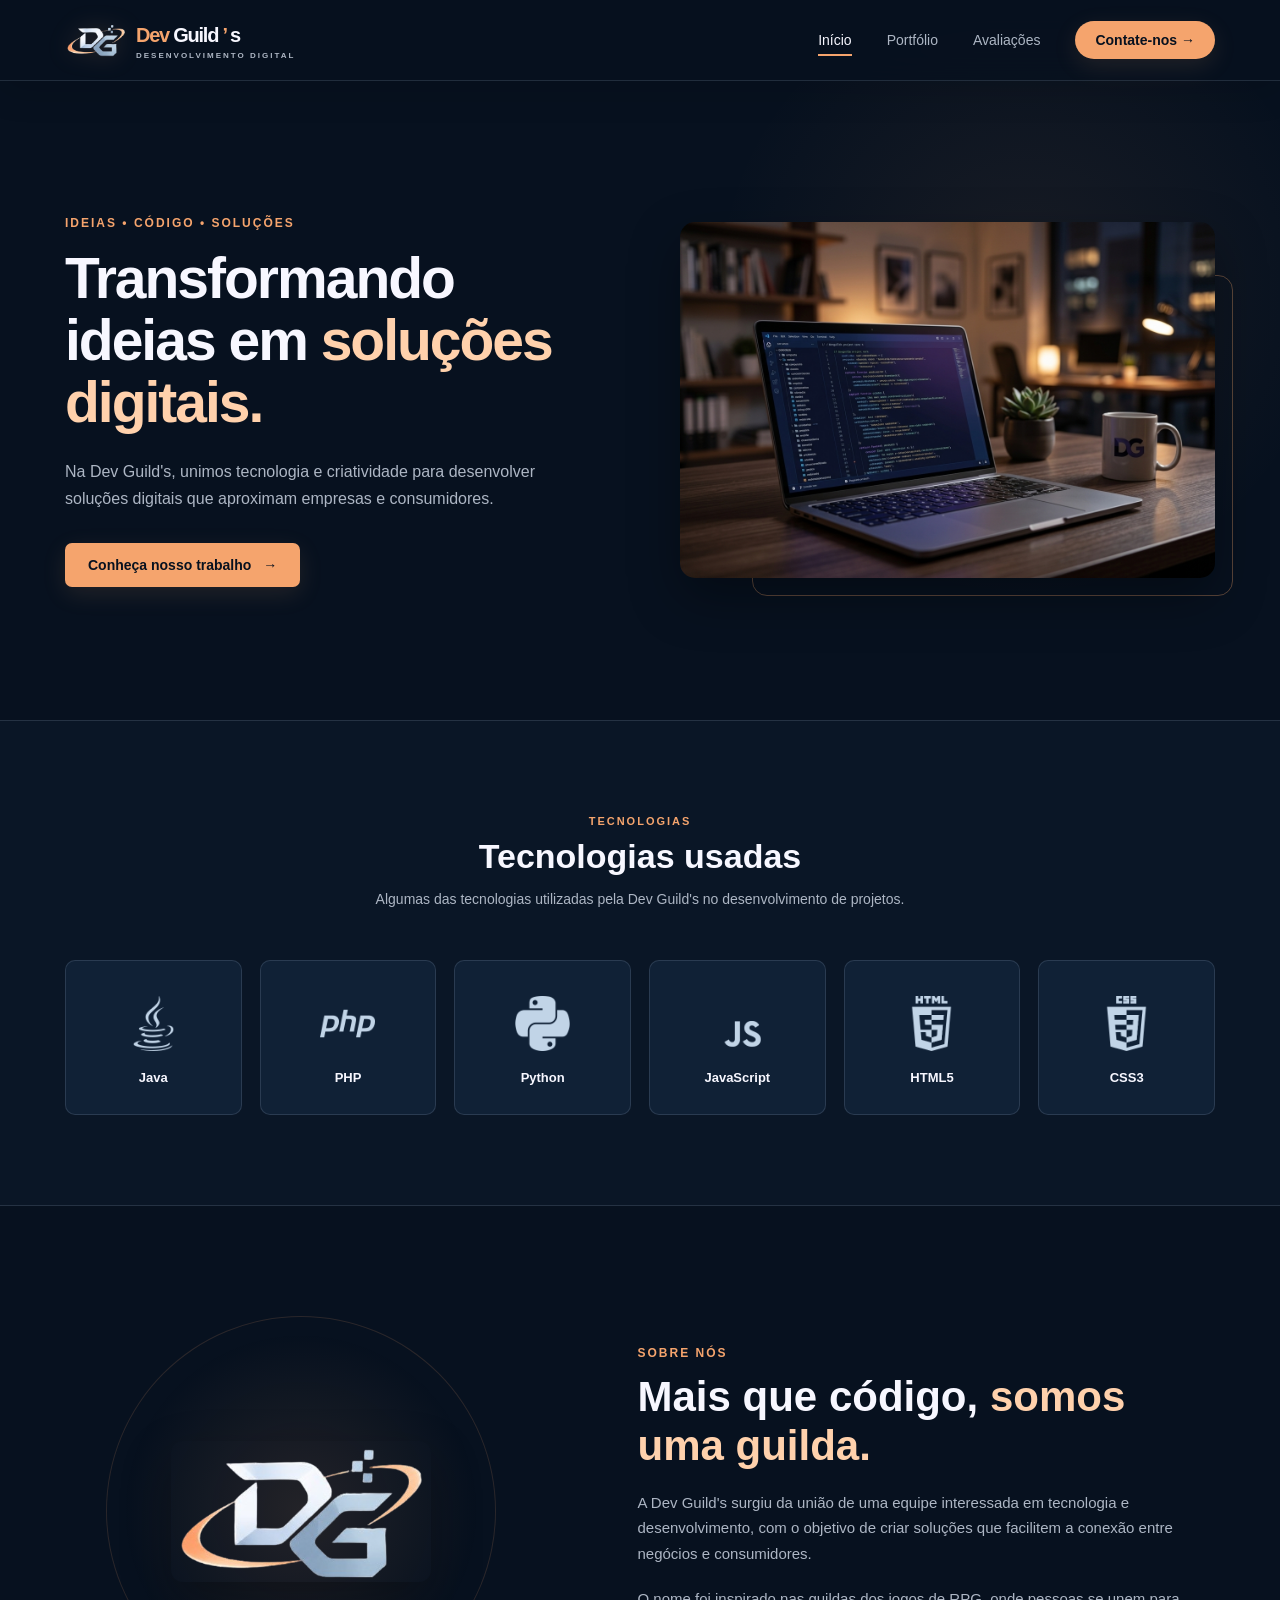
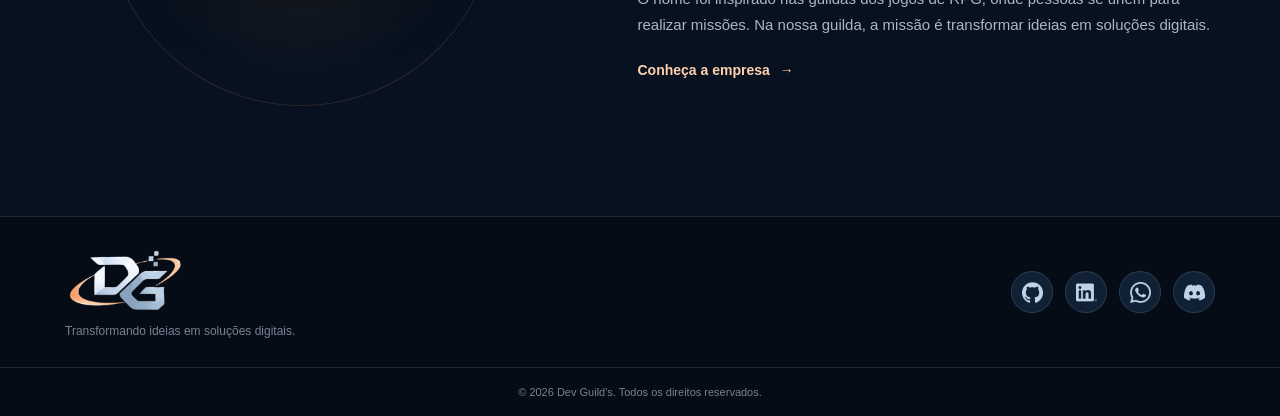
<file: index.html>
<!doctype html>
<html lang="pt-BR">
  <head>
    <meta charset="utf-8" />
    <meta content="width=device-width, initial-scale=1.0" name="viewport" />
    <title>Dev Guild's</title>
    <link href="style.css" rel="stylesheet" />
  </head>
  <body>
    <!-- CABEÇALHO -->
    <header class="cabecalho">
      <div class="container">
        <a class="logo" href="index.html">
          <img alt="Logo Dev Guild's" src="assets/logo-DevGuild's.png" />
          <span class="marca-nome">
            <span class="marca-dev"> Dev </span>
            <span class="marca-guild">
              Guild
              <span class="marca-apostrofo"> ’ </span>
              s
            </span>
            <small> DESENVOLVIMENTO DIGITAL </small>
          </span>
        </a>
        <nav class="menu" id="menu">
          <a class="ativo" href="index.html"> Início </a>
          <a href="portfolio.html"> Portfólio </a>
          <a href="avaliacoes.html"> Avaliações </a>
          <a class="botao-contato" href="contato.html">
            Contate-nos
            <span> → </span>
          </a>
        </nav>
        <button aria-label="Abrir menu" class="botao-menu" id="botaoMenu">
          ☰
        </button>
      </div>
    </header>
    <main>
      <!-- APRESENTAÇÃO PRINCIPAL -->
      <section class="inicio">
        <div class="container inicio-conteudo">
          <div class="inicio-texto">
            <span class="destaque-pequeno"> IDEIAS • CÓDIGO • SOLUÇÕES </span>
            <h1>
              Transformando ideias em
              <span> soluções digitais. </span>
            </h1>
            <p>
              Na Dev Guild's, unimos tecnologia e criatividade para desenvolver
              soluções digitais que aproximam empresas e consumidores.
            </p>
            <a class="botao-principal" href="portfolio.html">
              Conheça nosso trabalho
              <span> → </span>
            </a>
          </div>
          <div class="inicio-imagem">
            <div class="imagem-detalhe"></div>
            <img
              alt="Notebook representando desenvolvimento de tecnologia"
              src="assets/laptop.jpg"
            />
          </div>
        </div>
      </section>
      <!-- TECNOLOGIAS -->
      <section class="tecnologias" id="tecnologias">
        <div class="container">
          <div class="titulo-secao">
            <span> TECNOLOGIAS </span>
            <h2>Tecnologias usadas</h2>
            <p>
              Algumas das tecnologias utilizadas pela Dev Guild's no
              desenvolvimento de projetos.
            </p>
          </div>
          <div class="lista-tecnologias">
            <div class="tecnologia">
              <div class="icone-tecnologia">
                <img alt="Java" src="assets/icons/java-icon.png" />
              </div>
              <p>Java</p>
            </div>
            <div class="tecnologia">
              <div class="icone-tecnologia">
                <img alt="PHP" src="assets/icons/php-icon.png" />
              </div>
              <p>PHP</p>
            </div>
            <div class="tecnologia">
              <div class="icone-tecnologia">
                <img alt="Python" src="assets/icons/python-icon.png" />
              </div>
              <p>Python</p>
            </div>
            <div class="tecnologia">
              <div class="icone-tecnologia">
                <img alt="JavaScript" src="assets/icons/js-icon.png" />
              </div>
              <p>JavaScript</p>
            </div>
            <div class="tecnologia">
              <div class="icone-tecnologia">
                <img alt="HTML5" src="assets/icons/html5-icon.png" />
              </div>
              <p>HTML5</p>
            </div>
            <div class="tecnologia">
              <div class="icone-tecnologia">
                <img alt="CSS3" src="assets/icons/css3-icon.png" />
              </div>
              <p>CSS3</p>
            </div>
          </div>
        </div>
      </section>
      <!-- SOBRE A DEV GUILD'S -->
      <section class="sobre">
        <div class="container sobre-conteudo">
          <div class="sobre-logo">
            <div class="logo-fundo">
              <img alt="Dev Guild's" src="assets/logo-DevGuild's.png" />
            </div>
          </div>
          <div class="sobre-texto">
            <span class="destaque-pequeno"> SOBRE NÓS </span>
            <h2>
              Mais que código,
              <span> somos uma guilda. </span>
            </h2>
            <p>
              A Dev Guild's surgiu da união de uma equipe interessada em
              tecnologia e desenvolvimento, com o objetivo de criar soluções que
              facilitem a conexão entre negócios e consumidores.
            </p>
            <p>
              O nome foi inspirado nas guildas dos jogos de RPG, onde pessoas se
              unem para realizar missões. Na nossa guilda, a missão é
              transformar ideias em soluções digitais.
            </p>
            <a class="link-sobre" href="sobre.html">
              Conheça a empresa
              <span> → </span>
            </a>
          </div>
        </div>
      </section>
    </main>
    <!-- RODAPÉ -->
    <footer class="rodape">
      <div class="container rodape-conteudo">
        <div class="rodape-logo">
          <img alt="Dev Guild's" src="assets/logo-DevGuild's.png" />
          <p>Transformando ideias em soluções digitais.</p>
        </div>
        <div class="redes-sociais">
          <a aria-label="GitHub" href="#">
            <img alt="GitHub" src="assets/icons/github-icon.png" />
          </a>
          <a aria-label="LinkedIn" href="#">
            <img alt="LinkedIn" src="assets/icons/linkedin-icon.png" />
          </a>
          <a aria-label="WhatsApp" href="#">
            <img alt="WhatsApp" src="assets/icons/whatsapp-icon.png" />
          </a>
          <a aria-label="Discord" href="#">
            <img alt="Discord" src="assets/icons/discord-icon.png" />
          </a>
        </div>
      </div>
      <div class="rodape-final">
        <div class="container">
          <p>
            ©
            <span id="ano"> </span>
            Dev Guild's. Todos os direitos reservados.
          </p>
        </div>
      </div>
    </footer>
    <script src="script.js"></script>
  </body>
</html>
</file>
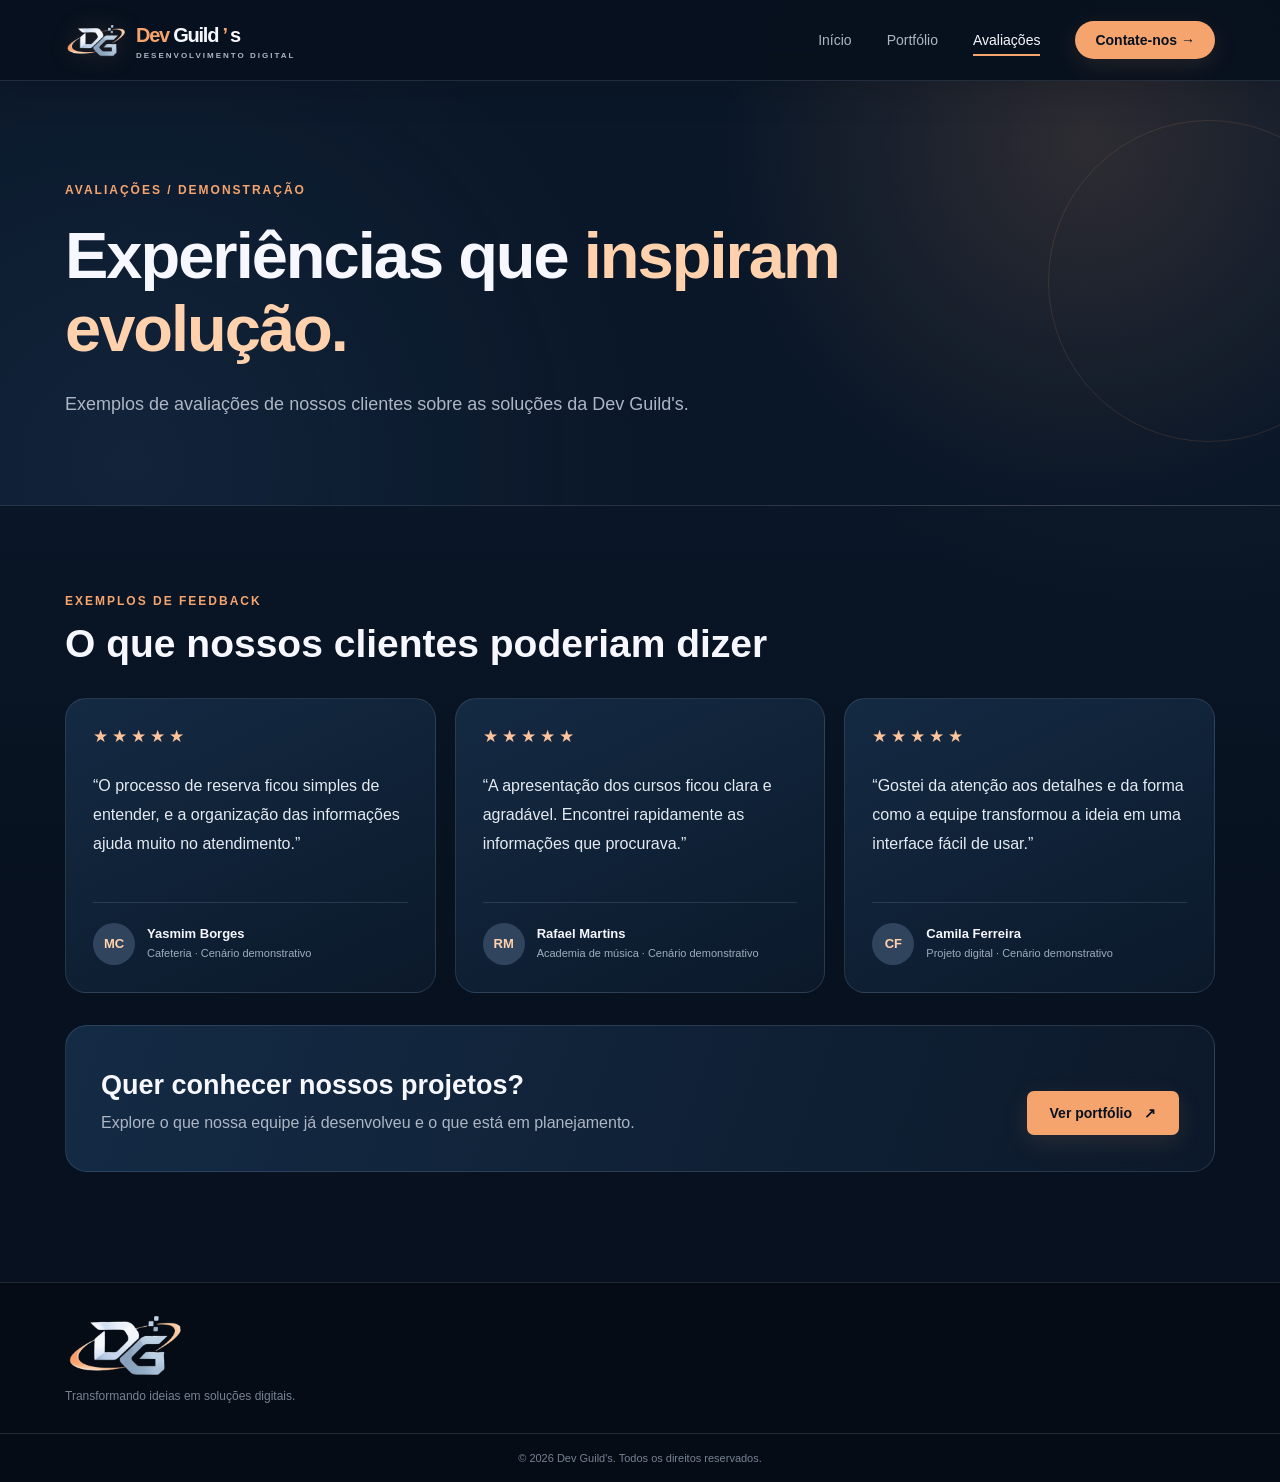
<file: avaliacoes.html>
<!doctype html>
<html lang="pt-BR">
<head>
    <meta charset="utf-8" />
    <meta content="width=device-width, initial-scale=1.0" name="viewport" />
    <meta
      content="Avaliações — Dev Guild’s, soluções digitais e tecnologia."
      name="description"
    />
    <title>Avaliações | Dev Guild's</title>
    <link href="style.css" rel="stylesheet" />

</head>
<body>
    <!-- CABEÇALHO -->
    <header class="cabecalho">
        <div class="container">
            <a class="logo" href="index.html">
            <img alt="Logo Dev Guild's" src="assets/logo-DevGuild's.png" />
            <span class="marca-nome">
                <span class="marca-dev"> Dev </span>
                <span class="marca-guild">
                Guild
                <span class="marca-apostrofo"> ’ </span>
                s
                </span>
                <small> DESENVOLVIMENTO DIGITAL </small>
            </span>
            </a>

            <nav class="menu" id="menu">
                <a href="index.html"> Início </a>
                <a href="portfolio.html"> Portfólio </a>
                <a class="ativo" href="avaliacoes.html"> Avaliações </a>
                <a class="botao-contato" href="contato.html"> Contate-nos <span> → </span></a>
            </nav>

            <button aria-label="Abrir menu" class="botao-menu" id="botaoMenu">
                ☰
            </button>
        </div>
    </header>

    <main class="pagina-interna">
        <section class="pagina-hero">
            <div class="container">
                <span class="destaque-pequeno"> AVALIAÇÕES / DEMONSTRAÇÃO </span>
                <h1> Experiências que <span> inspiram evolução. </span></h1>
                <p>
                    Exemplos de avaliações de nossos clientes sobre as soluções da Dev
                    Guild's.
                </p>
            </div>
        </section>

        <section class="pagina-secao">
            <div class="container">
                <div class="secao-cabecalho">
                    <div>
                        <span class="destaque-pequeno"> EXEMPLOS DE FEEDBACK </span>
                        <h2>O que nossos clientes poderiam dizer</h2>
                    </div>
                </div>

                <div class="avaliacoes-grid">
                    <article class="avaliacao-card">
                        <div aria-label="Cinco estrelas" class="avaliacao-estrelas">
                            ★★★★★
                        </div>
                        <p class="avaliacao-frase">
                            “O processo de reserva ficou simples de entender, e a
                            organização das informações ajuda muito no atendimento.”
                        </p>
                        
                    
                        <div class="avaliacao-pessoa">
                            <span aria-hidden="true" class="avaliacao-avatar"> MC </span>
                            <div>
                                <strong> Yasmim Borges </strong>
                                <small> Cafeteria · Cenário demonstrativo </small>
                            </div>
                        </div>
                    </article>

                    <article class="avaliacao-card">
                        <div aria-label="Cinco estrelas" class="avaliacao-estrelas">
                            ★★★★★
                        </div>
                        <p class="avaliacao-frase">
                            “A apresentação dos cursos ficou clara e agradável. Encontrei
                            rapidamente as informações que procurava.”
                        </p>
                        <div class="avaliacao-pessoa">
                            <span aria-hidden="true" class="avaliacao-avatar"> RM </span>
                            <div>
                                <strong> Rafael Martins </strong>
                                <small> Academia de música · Cenário demonstrativo </small>
                            </div>
                        </div>
                    </article>

                    <article class="avaliacao-card">
                        <div aria-label="Cinco estrelas" class="avaliacao-estrelas">
                            ★★★★★
                        </div>
                        <p class="avaliacao-frase">
                            “Gostei da atenção aos detalhes e da forma como a equipe
                            transformou a ideia em uma interface fácil de usar.”
                        </p>
                        <div class="avaliacao-pessoa">
                            <span aria-hidden="true" class="avaliacao-avatar"> CF </span>
                            <div>
                                <strong> Camila Ferreira </strong>
                                <small> Projeto digital · Cenário demonstrativo </small>
                            </div>
                        </div>
                    </article>
                </div>

                <div class="projeto-convite">
                    <div>
                        <h2>Quer conhecer nossos projetos?</h2>
                        <p>
                            Explore o que nossa equipe já desenvolveu e o que está em
                            planejamento.
                        </p>
                    </div>
                    <a class="botao-principal" href="portfolio.html"> Ver portfólio <span> ↗ </span></a>
                </div>
            </div>
        </section>
    </main>

    <!-- RODAPÉ -->
    <footer class="rodape">
        <div class="container rodape-conteudo">
            <div class="rodape-logo">
                <img alt="Dev Guild's" src="assets/logo-DevGuild's.png" />
                <p>Transformando ideias em soluções digitais.</p>
            </div>
        </div>
        <div class="rodape-final">
            <div class="container">
                <p>
                    ©
                    <span id="ano"> </span>
                    Dev Guild's. Todos os direitos reservados.
                </p>
            </div>
        </div>
    </footer>

    <script src="script.js"></script>
  
</body>
</html>
</file>
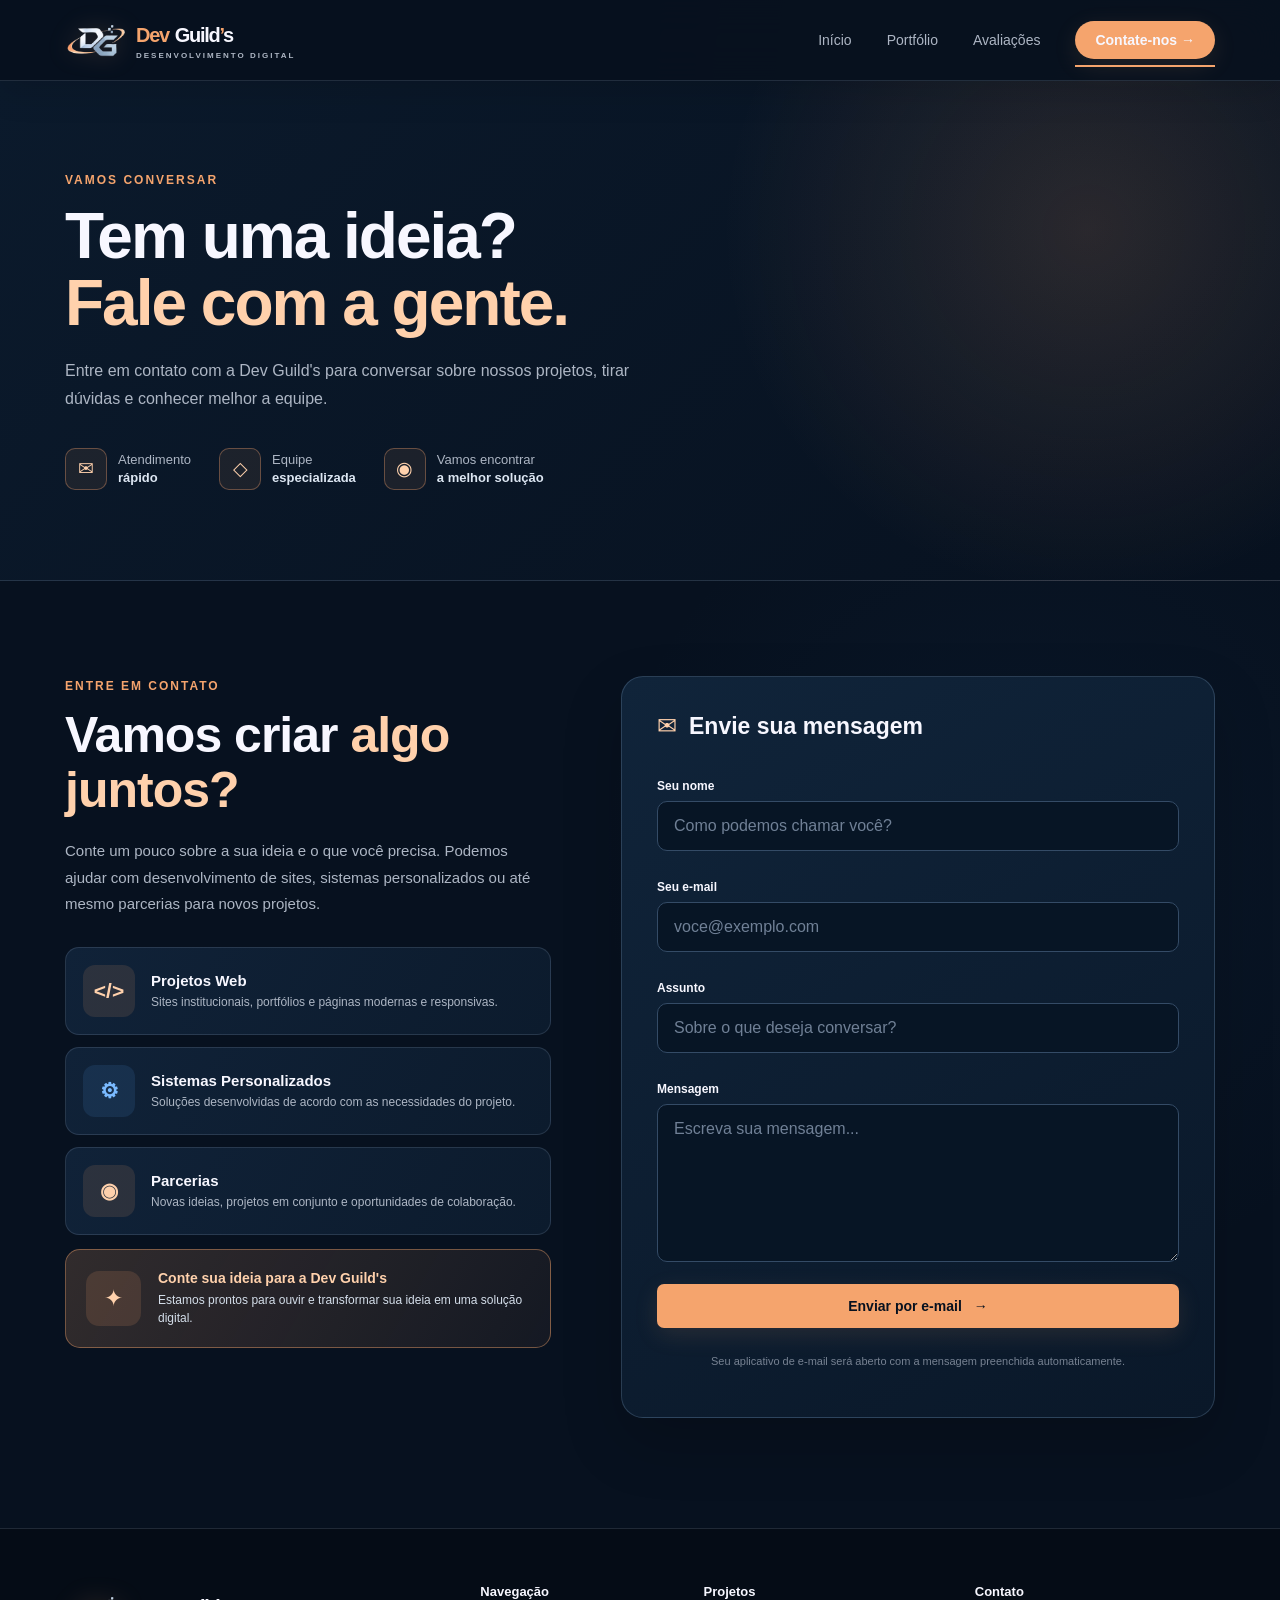
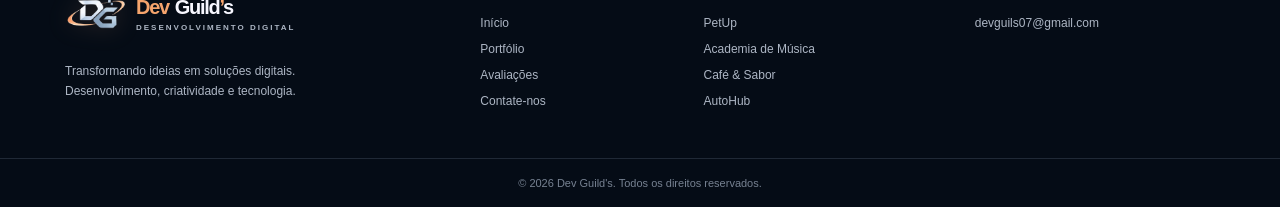
<file: contato.html>
<!doctype html>
<html lang="pt-BR">

<head>
    <meta charset="utf-8">

    <meta
        name="viewport"
        content="width=device-width, initial-scale=1.0"
    >

    <meta
        name="description"
        content="Entre em contato com a Dev Guild's para projetos, sistemas e soluções digitais."
    >

    <title>Contato | Dev Guild's</title>

    <link rel="stylesheet" href="style.css">
</head>

<body>

    <!-- ========================================
         CABEÇALHO
    ========================================= -->

    <header class="cabecalho">
        <div class="container">

            <a class="logo" href="index.html">

                <img
                    src="assets/logo-DevGuild's.png"
                    alt="Logo Dev Guild's"
                >

                <span class="marca-nome">

                    <span class="marca-dev">Dev</span>

                    <span class="marca-guild">
                        Guild<span class="marca-apostrofo">’</span>s
                    </span>

                    <small>DESENVOLVIMENTO DIGITAL</small>

                </span>

            </a>


            <nav class="menu" id="menu">

                <a href="index.html">
                    Início
                </a>

                <a href="portfolio.html">
                    Portfólio
                </a>

                <a href="avaliacoes.html">
                    Avaliações
                </a>

                <a
                    class="botao-contato ativo"
                    href="contato.html"
                >
                    Contate-nos
                    <span>→</span>
                </a>

            </nav>


            <button
                class="botao-menu"
                id="botaoMenu"
                aria-label="Abrir menu"
            >
                ☰
            </button>

        </div>
    </header>


    <main class="pagina-interna">

        <!-- ========================================
             HERO
        ========================================= -->

        <section class="contato-hero">

            <div class="container contato-hero-conteudo">

                <div class="contato-hero-texto">

                    <span class="destaque-pequeno">
                        VAMOS CONVERSAR
                    </span>

                    <h1>
                        Tem uma ideia?
                        <span>Fale com a gente.</span>
                    </h1>

                    <p>
                        Entre em contato com a Dev Guild's para
                        conversar sobre nossos projetos, tirar dúvidas
                        e conhecer melhor a equipe.
                    </p>


                    <div class="contato-beneficios">

                        <div class="contato-beneficio">

                            <span class="beneficio-icone">
                                ✉
                            </span>

                            <span>
                                Atendimento
                                <strong>rápido</strong>
                            </span>

                        </div>


                        <div class="contato-beneficio">

                            <span class="beneficio-icone">
                                ◇
                            </span>

                            <span>
                                Equipe
                                <strong>especializada</strong>
                            </span>

                        </div>


                        <div class="contato-beneficio">

                            <span class="beneficio-icone">
                                ◉
                            </span>

                            <span>
                                Vamos encontrar
                                <strong>a melhor solução</strong>
                            </span>

                        </div>

                    </div>

                </div>
         </div>

        </section>


        <!-- ========================================
             ÁREA DE CONTATO
        ========================================= -->

        <section class="contato-secao">

            <div class="container contato-novo-layout">


                <!-- LADO ESQUERDO -->

                <div class="contato-informacoes">

                    <span class="destaque-pequeno">
                        ENTRE EM CONTATO
                    </span>

                    <h2>
                        Vamos criar
                        <span>algo juntos?</span>
                    </h2>

                    <p class="contato-introducao">
                        Conte um pouco sobre a sua ideia e o que você
                        precisa. Podemos ajudar com desenvolvimento de
                        sites, sistemas personalizados ou até mesmo
                        parcerias para novos projetos.
                    </p>


                    <div class="contato-servicos">


                        <!-- PROJETOS WEB -->

                        <div class="contato-servico">

                            <div class="servico-icone">
                                &lt;/&gt;
                            </div>

                            <div>
                                <h3>Projetos Web</h3>

                                <p>
                                    Sites institucionais, portfólios
                                    e páginas modernas e responsivas.
                                </p>
                            </div>

                        </div>


                        <!-- SISTEMAS -->

                        <div class="contato-servico">

                            <div class="servico-icone azul">
                                ⚙
                            </div>

                            <div>
                                <h3>Sistemas Personalizados</h3>

                                <p>
                                    Soluções desenvolvidas de acordo
                                    com as necessidades do projeto.
                                </p>
                            </div>

                        </div>


                        <!-- PARCERIAS -->

                        <div class="contato-servico">

                            <div class="servico-icone">
                                ◉
                            </div>

                            <div>
                                <h3>Parcerias</h3>

                                <p>
                                    Novas ideias, projetos em conjunto
                                    e oportunidades de colaboração.
                                </p>
                            </div>

                        </div>

                    </div>


                    <!-- DESTAQUE -->

                    <div class="contato-destaque">

                        <div class="contato-destaque-icone">
                            ✦
                        </div>

                        <div>

                            <h3>
                                Conte sua ideia para a Dev Guild's
                            </h3>

                            <p>
                                Estamos prontos para ouvir e transformar
                                sua ideia em uma solução digital.
                            </p>

                        </div>

                    </div>

                </div>


                <!-- ========================================
                     FORMULÁRIO
                ========================================= -->

                <form
                    class="form-contato form-contato-novo"
                    id="formContato"
                >

                    <div class="form-titulo">

                        <span>✉</span>

                        <h2>
                            Envie sua mensagem
                        </h2>

                    </div>


                    <!-- NOME -->

                    <div class="campo-contato">

                        <label for="nome">
                            Seu nome
                        </label>

                        <input
                            id="nome"
                            name="nome"
                            type="text"
                            maxlength="80"
                            autocomplete="name"
                            placeholder="Como podemos chamar você?"
                            required
                        >

                    </div>


                    <!-- E-MAIL -->

                    <div class="campo-contato">

                        <label for="email">
                            Seu e-mail
                        </label>

                        <input
                            id="email"
                            name="email"
                            type="email"
                            maxlength="120"
                            autocomplete="email"
                            placeholder="voce@exemplo.com"
                            required
                        >

                    </div>


                    <!-- ASSUNTO -->

                    <div class="campo-contato">

                        <label for="assunto">
                            Assunto
                        </label>

                        <input
                            id="assunto"
                            name="assunto"
                            type="text"
                            maxlength="100"
                            placeholder="Sobre o que deseja conversar?"
                            required
                        >

                    </div>


                    <!-- MENSAGEM -->

                    <div class="campo-contato">

                        <label for="mensagem">
                            Mensagem
                        </label>

                        <textarea
                            id="mensagem"
                            name="mensagem"
                            maxlength="3000"
                            rows="7"
                            placeholder="Escreva sua mensagem..."
                            required
                        ></textarea>

                    </div>


                    <button
                        class="botao-principal botao-email"
                        type="submit"
                    >
                        Enviar por e-mail
                        <span>→</span>
                    </button>


                    <p class="form-aviso">
                        Seu aplicativo de e-mail será aberto com
                        a mensagem preenchida automaticamente.
                    </p>


                    <p
                        class="nota"
                        id="retornoContato"
                        role="status"
                        aria-live="polite"
                    ></p>

                </form>

            </div>

        </section>

    </main>


    <!-- ========================================
         RODAPÉ
    ========================================= -->

    <footer class="rodape rodape-completo">

        <div class="container rodape-grid">


            <!-- MARCA -->

            <div class="rodape-marca">

                <a class="logo" href="index.html">

                    <img
                        src="assets/logo-DevGuild's.png"
                        alt="Dev Guild's"
                    >

                    <span class="marca-nome">

                        <span class="marca-dev">Dev</span>

                        <span class="marca-guild">
                            Guild<span class="marca-apostrofo">’</span>s
                        </span>

                        <small>DESENVOLVIMENTO DIGITAL</small>

                    </span>

                </a>

                <p>
                    Transformando ideias em soluções digitais.
                    Desenvolvimento, criatividade e tecnologia.
                </p>

            </div>


            <!-- NAVEGAÇÃO -->

            <div class="rodape-coluna">

                <h3>Navegação</h3>

                <a href="index.html">
                    Início
                </a>

                <a href="portfolio.html">
                    Portfólio
                </a>

                <a href="avaliacoes.html">
                    Avaliações
                </a>

                <a href="contato.html">
                    Contate-nos
                </a>

            </div>


            <!-- PROJETOS -->

            <div class="rodape-coluna">

                <h3>Projetos</h3>

                <a href="portfolio.html">
                    PetUp
                </a>

                <a href="portfolio.html">
                    Academia de Música
                </a>

                <a href="portfolio.html">
                    Café & Sabor
                </a>

                <a href="portfolio.html">
                    AutoHub
                </a>

            </div>


            <!-- CONTATO -->

            <div class="rodape-coluna">

                <h3>Contato</h3>

                <a href="mailto:devguils07@gmail.com">
                    devguils07@gmail.com
                </a>

            </div>

        </div>


        <div class="rodape-final">

            <div class="container">

                <p>
                    ©
                    <span id="ano"></span>
                    Dev Guild's. Todos os direitos reservados.
                </p>

            </div>

        </div>

    </footer>


    <script src="script.js"></script>


    <!-- ========================================
         ENVIO DO FORMULÁRIO POR E-MAIL
    ========================================= -->

    <script>

        const formContato = document.getElementById("formContato");

        formContato.addEventListener("submit", function (evento) {

            evento.preventDefault();


            const nome =
                document.getElementById("nome").value.trim();

            const email =
                document.getElementById("email").value.trim();

            const assunto =
                document.getElementById("assunto").value.trim();

            const mensagem =
                document.getElementById("mensagem").value.trim();


            const corpoEmail =
`Olá, equipe Dev Guild's!

Meu nome é ${nome}.

E-mail para contato:
${email}

Mensagem:

${mensagem}`;


            const destino = "devguils07@gmail.com";


            const linkEmail =
                `mailto:${destino}?subject=${encodeURIComponent(assunto)}&body=${encodeURIComponent(corpoEmail)}`;


            window.location.href = linkEmail;

        });

    </script>

</body>

</html>
</file>
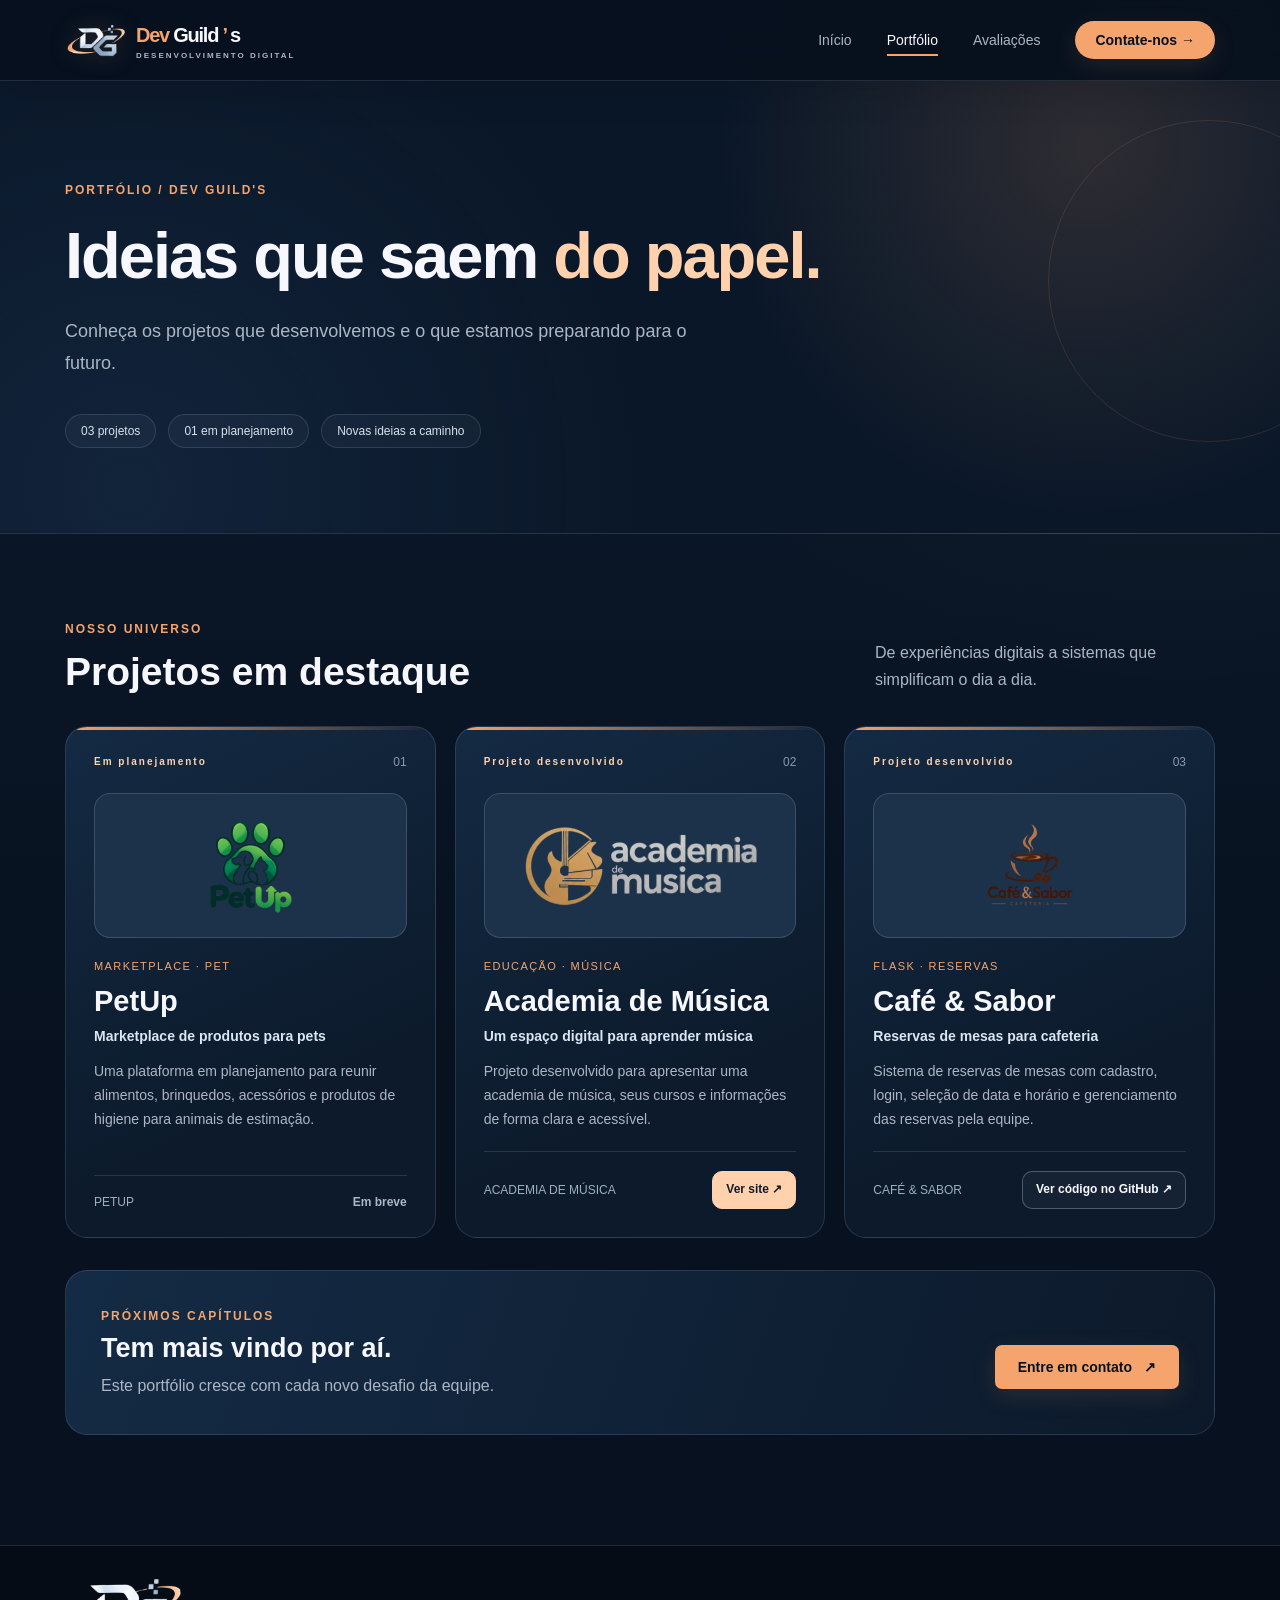
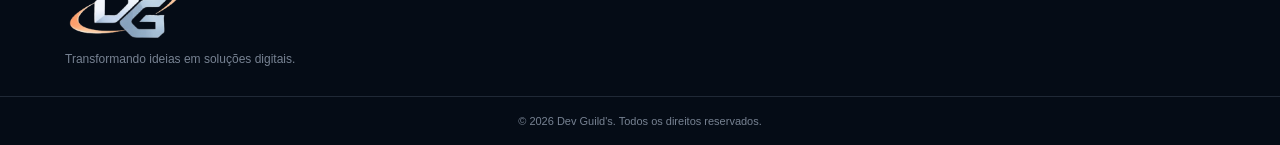
<file: portfolio.html>
<!doctype html>
<html lang="pt-BR">
  <head>
    <meta charset="utf-8" />
    <meta content="width=device-width, initial-scale=1.0" name="viewport" />
    <meta
      content="Portfólio — Dev Guild’s, soluções digitais e tecnologia."
      name="description"
    />
    <title>Portfólio | Dev Guild's</title>
    <link href="style.css" rel="stylesheet" />
  </head>
  <body>
    <!-- CABEÇALHO -->
    <header class="cabecalho">
      <div class="container">
        <a class="logo" href="index.html">
          <img alt="Logo Dev Guild's" src="assets/logo-DevGuild's.png" />
          <span class="marca-nome">
            <span class="marca-dev"> Dev </span>
            <span class="marca-guild">
              Guild
              <span class="marca-apostrofo"> ’ </span>
              s
            </span>
            <small> DESENVOLVIMENTO DIGITAL </small>
          </span>
        </a>
        <nav class="menu" id="menu">
          <a href="index.html"> Início </a>
          <a class="ativo" href="portfolio.html"> Portfólio </a>
          <a href="avaliacoes.html"> Avaliações </a>
          <a class="botao-contato" href="contato.html">
            Contate-nos
            <span> → </span>
          </a>
        </nav>
        <button aria-label="Abrir menu" class="botao-menu" id="botaoMenu">
          ☰
        </button>
      </div>
    </header>
    <main class="pagina-interna">
      <section class="pagina-hero">
        <div class="container">
          <span class="destaque-pequeno"> PORTFÓLIO / DEV GUILD'S </span>
          <h1>
            Ideias que saem
            <span> do papel. </span>
          </h1>
          <p>
            Conheça os projetos que desenvolvemos e o que estamos preparando
            para o futuro.
          </p>
          <div class="hero-indicadores">
            <span> 03 projetos </span>
            <span> 01 em planejamento </span>
            <span> Novas ideias a caminho </span>
          </div>
        </div>
      </section>
      <section class="pagina-secao">
        <div class="container">
          <div class="secao-cabecalho">
            <div>
              <span class="destaque-pequeno"> NOSSO UNIVERSO </span>
              <h2>Projetos em destaque</h2>
            </div>
            <p>
              De experiências digitais a sistemas que simplificam o dia a dia.
            </p>
          </div>
          <div class="cards-projetos">
            <article class="cartao-projeto projeto-1">
              <div class="projeto-topo">
                <span class="etiqueta"> Em planejamento </span>
                <span class="projeto-numero"> 01 </span>
              </div>
              <div aria-hidden="true" class="projeto-imagem">
                <img
                  alt="Logo da PetUp"
                  loading="lazy"
                  onerror="
                    this.hidden = true;
                    this.nextElementSibling.hidden = false;
                  "
                  src="assets/projetos/logo-PetUp.png"
                />
                <span class="projeto-placeholder" hidden="">
                  Adicione a logo aqui
                </span>
              </div>
              <p class="projeto-categoria">Marketplace · Pet</p>
              <h2>PetUp</h2>
              <h3>Marketplace de produtos para pets</h3>
              <p>
                Uma plataforma em planejamento para reunir alimentos,
                brinquedos, acessórios e produtos de higiene para animais de
                estimação.
              </p>
              <div class="projeto-rodape">
                <span> PETUP </span>
                <span class="projeto-indisponivel"> Em breve </span>
              </div>
            </article>
            <article class="cartao-projeto projeto-2">
              <div class="projeto-topo">
                <span class="etiqueta"> Projeto desenvolvido </span>
                <span class="projeto-numero"> 02 </span>
              </div>
              <div aria-hidden="true" class="projeto-imagem">
                <img
                  alt="Logo da Academia de Música"
                  loading="lazy"
                  src="assets/projetos/logo-AcademiaMusica.png"
                />
              </div>
              <p class="projeto-categoria">Educação · Música</p>
              <h2>Academia de Música</h2>
              <h3>Um espaço digital para aprender música</h3>
              <p>
                Projeto desenvolvido para apresentar uma academia de música,
                seus cursos e informações de forma clara e acessível.
              </p>
              <div class="projeto-rodape">
                <span> ACADEMIA DE MÚSICA </span>
                <div class="projeto-links">
                  <a
                    aria-label="Acessar o site da Academia de Música"
                    class="projeto-link-principal"
                    href="https://allan-palma.github.io/academiademusicaetec/"
                    rel="noopener noreferrer"
                    target="_blank"
                  >
                    Ver site ↗
                  </a>
                </div>
              </div>
            </article>
            <article class="cartao-projeto projeto-3">
              <div class="projeto-topo">
                <span class="etiqueta"> Projeto desenvolvido </span>
                <span class="projeto-numero"> 03 </span>
              </div>
              <div aria-hidden="true" class="projeto-imagem">
                <img
                  alt="Logo do Café &amp; Sabor"
                  loading="lazy"
                  onerror="
                    this.hidden = true;
                    this.nextElementSibling.hidden = false;
                  "
                  src="assets/projetos/logo-CoffeeStore.png"
                />
                <span class="projeto-placeholder" hidden="">
                  Adicione a logo aqui
                </span>
              </div>
              <p class="projeto-categoria">Flask · Reservas</p>
              <h2>Café &amp; Sabor</h2>
              <h3>Reservas de mesas para cafeteria</h3>
              <p>
                Sistema de reservas de mesas com cadastro, login, seleção de
                data e horário e gerenciamento das reservas pela equipe.
              </p>
              <div class="projeto-rodape">
                <span> CAFÉ &amp; SABOR </span>
                <div class="projeto-links">
                  <a
                    aria-label="Acessar o repositório do Café &amp; Sabor no GitHub"
                    class="projeto-link-secundario"
                    href="https://github.com/douglassud21/coffee-store"
                    rel="noopener noreferrer"
                    target="_blank"
                  >
                    Ver código no GitHub ↗
                  </a>
                </div>
              </div>
            </article>
          </div>
          <div class="projeto-convite">
            <div>
              <span class="destaque-pequeno"> PRÓXIMOS CAPÍTULOS </span>
              <h2>Tem mais vindo por aí.</h2>
              <p>Este portfólio cresce com cada novo desafio da equipe.</p>
            </div>
            <a class="botao-principal" href="contato.html">
              Entre em contato
              <span> ↗ </span>
            </a>
          </div>
        </div>
      </section>
    </main>
    <!-- RODAPÉ -->
    <footer class="rodape">
      <div class="container rodape-conteudo">
        <div class="rodape-logo">
          <img alt="Dev Guild's" src="assets/logo-DevGuild's.png" />
          <p>Transformando ideias em soluções digitais.</p>
        </div>
      </div>
      <div class="rodape-final">
        <div class="container">
          <p>
            ©
            <span id="ano"> </span>
            Dev Guild's. Todos os direitos reservados.
          </p>
        </div>
      </div>
    </footer>
    <script src="script.js"></script>
  </body>
</html>
</file>
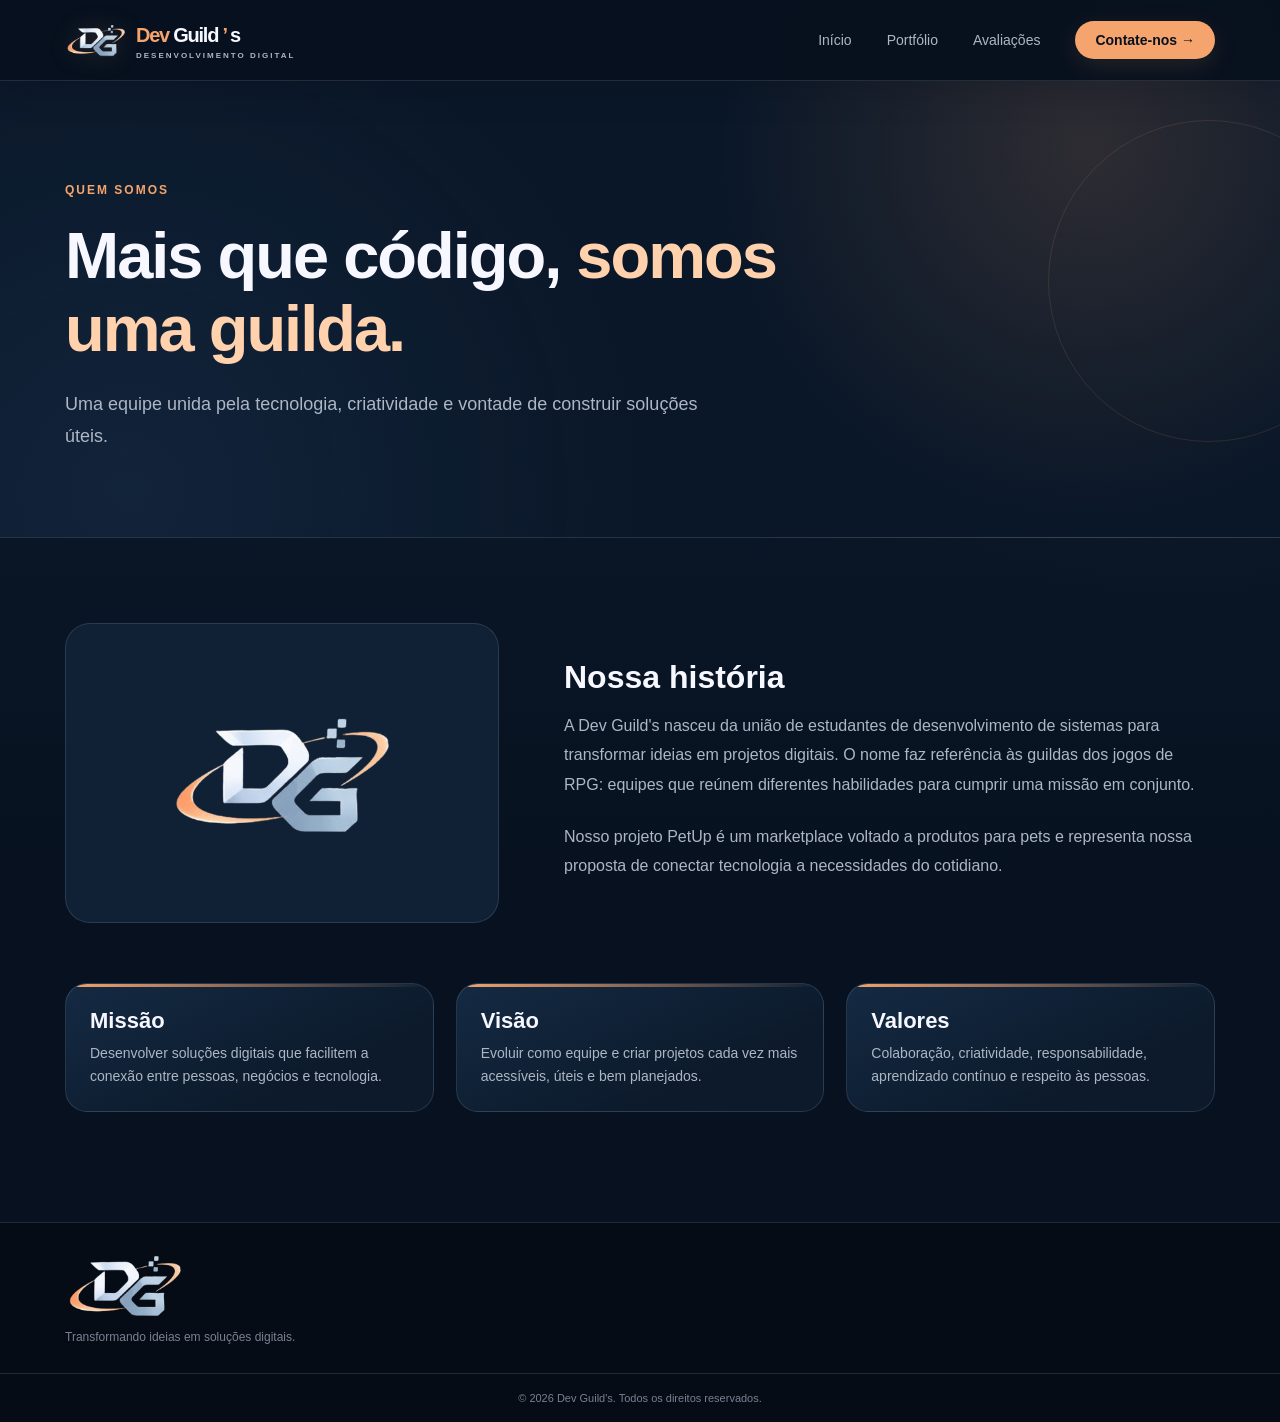
<file: sobre.html>
<!doctype html>
<html lang="pt-BR">
  <head>
    <meta charset="utf-8" />
    <meta content="width=device-width, initial-scale=1.0" name="viewport" />
    <meta
      content="Sobre nós — Dev Guild’s, soluções digitais e tecnologia."
      name="description"
    />
    <title>Sobre nós | Dev Guild's</title>
    <link href="style.css" rel="stylesheet" />
  </head>
  <body>
    <!-- CABEÇALHO -->
    <header class="cabecalho">
      <div class="container">
        <a class="logo" href="index.html">
          <img alt="Logo Dev Guild's" src="assets/logo-DevGuild's.png" />
          <span class="marca-nome">
            <span class="marca-dev"> Dev </span>
            <span class="marca-guild">
              Guild
              <span class="marca-apostrofo"> ’ </span>
              s
            </span>
            <small> DESENVOLVIMENTO DIGITAL </small>
          </span>
        </a>
        <nav class="menu" id="menu">
          <a href="index.html"> Início </a>
          <a href="portfolio.html"> Portfólio </a>
          <a href="avaliacoes.html"> Avaliações </a>
          <a class="botao-contato" href="contato.html">
            Contate-nos
            <span> → </span>
          </a>
        </nav>
        <button aria-label="Abrir menu" class="botao-menu" id="botaoMenu">
          ☰
        </button>
      </div>
    </header>
    <main class="pagina-interna">
      <section class="pagina-hero">
        <div class="container">
          <span class="destaque-pequeno"> QUEM SOMOS </span>
          <h1>
            Mais que código,
            <span> somos uma guilda. </span>
          </h1>
          <p>
            Uma equipe unida pela tecnologia, criatividade e vontade de
            construir soluções úteis.
          </p>
        </div>
      </section>
      <section class="pagina-secao">
        <div class="container sobre-pagina">
          <div class="painel-logo">
            <img alt="Logo da Dev Guild's" src="assets/logo-DevGuild's.png" />
          </div>
          <div>
            <h2>Nossa história</h2>
            <p>
              A Dev Guild's nasceu da união de estudantes de desenvolvimento de
              sistemas para transformar ideias em projetos digitais. O nome faz
              referência às guildas dos jogos de RPG: equipes que reúnem
              diferentes habilidades para cumprir uma missão em conjunto.
            </p>
            <p>
              Nosso projeto PetUp é um marketplace voltado a produtos para pets
              e representa nossa proposta de conectar tecnologia a necessidades
              do cotidiano.
            </p>
          </div>
        </div>
        <div class="container valores-grid">
          <article class="cartao-projeto">
            <h2>Missão</h2>
            <p>
              Desenvolver soluções digitais que facilitem a conexão entre
              pessoas, negócios e tecnologia.
            </p>
          </article>
          <article class="cartao-projeto">
            <h2>Visão</h2>
            <p>
              Evoluir como equipe e criar projetos cada vez mais acessíveis,
              úteis e bem planejados.
            </p>
          </article>
          <article class="cartao-projeto">
            <h2>Valores</h2>
            <p>
              Colaboração, criatividade, responsabilidade, aprendizado contínuo
              e respeito às pessoas.
            </p>
          </article>
        </div>
      </section>
    </main>
    <!-- RODAPÉ -->
    <footer class="rodape">
      <div class="container rodape-conteudo">
        <div class="rodape-logo">
          <img alt="Dev Guild's" src="assets/logo-DevGuild's.png" />
          <p>Transformando ideias em soluções digitais.</p>
        </div>
      </div>
      <div class="rodape-final">
        <div class="container">
          <p>
            ©
            <span id="ano"> </span>
            Dev Guild's. Todos os direitos reservados.
          </p>
        </div>
      </div>
    </footer>
    <script src="script.js"></script>
  </body>
</html>
</file>
<file: style.css>
/* ========================================
   CONFIGURAÇÕES GERAIS
======================================== */

:root {
    --azul-fundo: #07111f;
    --azul-claro: #0d1b2d;
    --azul-card: #102136;
    --laranja: #f0a46b;
    --laranja-claro: #ffc49b;
    --branco: #f7f7ff;
    --cinza: #adb6c4;
    --cinza-escuro: #778292;
    --borda: rgba(255, 255, 255, 0.10);
}

* {
    margin: 0;
    padding: 0;
    box-sizing: border-box;
}

html {
    scroll-behavior: smooth;
}

body {
    font-family: Arial, Helvetica, sans-serif;
    background-color: var(--azul-fundo);
    color: var(--branco);
}

a {
    text-decoration: none;
    color: inherit;
}

img {
    max-width: 100%;
    display: block;
}

.container {
    width: 90%;
    max-width: 1150px;
    margin: 0 auto;
}

/* ========================================
   CABEÇALHO
======================================== */

.cabecalho {
    width: 100%;
    background-color: rgba(7, 17, 31, 0.96);
    border-bottom: 1px solid var(--borda);
    position: fixed;
    top: 0;
    left: 0;
    z-index: 1000;
}

.cabecalho .container {
    height: 80px;
    display: flex;
    align-items: center;
    justify-content: space-between;
}

/* LOGO + NOME */

.logo {
    display: flex;
    align-items: center;
    gap: 12px;
    text-decoration: none;
}

.logo img {
    width: 85px;
    height: 55px;
    object-fit: contain;
    border-radius: 5px;
}

.logo span {
    color: var(--branco);
    font-size: 20px;
    font-weight: bold;
    white-space: nowrap;
}

.menu {
    display: flex;
    align-items: center;
    gap: 35px;
}

.menu > a {
    color: var(--cinza);
    font-size: 14px;
    transition: 0.3s;
}

.menu > a:hover,
.menu > a.ativo {
    color: var(--branco);
}

.menu > a.ativo {
    position: relative;
}

.menu > a.ativo::after {
    content: "";
    width: 100%;
    height: 2px;
    background-color: var(--laranja);
    position: absolute;
    left: 0;
    bottom: -8px;
}

.menu .botao-contato {
    padding: 11px 20px;
    background-color: var(--laranja);
    color: var(--azul-fundo);
    border-radius: 30px;
    font-weight: bold;
}

.menu .botao-contato:hover {
    color: var(--azul-fundo);
    background-color: var(--laranja-claro);
}

.botao-menu {
    display: none;
    background: none;
    border: none;
    color: var(--branco);
    font-size: 27px;
    cursor: pointer;
}

/* ========================================
   INÍCIO
======================================== */

.inicio {
    min-height: 720px;
    display: flex;
    align-items: center;
    padding-top: 80px;
    background:
        radial-gradient(
            circle at 80% 40%,
            rgba(240, 164, 107, 0.08),
            transparent 28%
        ),
        var(--azul-fundo);
}

.inicio-conteudo {
    display: grid;
    grid-template-columns: 1fr 1fr;
    gap: 80px;
    align-items: center;
}

.destaque-pequeno {
    color: var(--laranja);
    font-size: 12px;
    font-weight: bold;
    letter-spacing: 2px;
}

.inicio-texto h1 {
    max-width: 600px;
    margin-top: 17px;
    font-size: 57px;
    line-height: 1.08;
    letter-spacing: -2px;
}

.inicio-texto h1 span {
    color: var(--laranja-claro);
}

.inicio-texto p {
    max-width: 550px;
    margin-top: 25px;
    color: var(--cinza);
    font-size: 16px;
    line-height: 1.7;
}

.botao-principal {
    display: inline-flex;
    align-items: center;
    gap: 12px;
    margin-top: 30px;
    padding: 14px 23px;
    background-color: var(--laranja);
    color: var(--azul-fundo);
    border-radius: 7px;
    font-size: 14px;
    font-weight: bold;
    transition: 0.3s;
}

.botao-principal:hover {
    background-color: var(--laranja-claro);
    transform: translateY(-2px);
}

/* ========================================
   IMAGEM DO NOTEBOOK
======================================== */

.inicio-imagem {
    position: relative;
}

.inicio-imagem img {
    position: relative;
    width: 100%;
    max-height: 440px;
    object-fit: cover;
    border-radius: 15px;
    z-index: 2;
    box-shadow: 0 20px 50px rgba(0, 0, 0, 0.35);
}

.imagem-detalhe {
    width: 90%;
    height: 90%;
    position: absolute;
    right: -18px;
    bottom: -18px;
    border: 1px solid rgba(240, 164, 107, 0.35);
    border-radius: 15px;
}

/* ========================================
   TECNOLOGIAS
======================================== */

.tecnologias {
    padding: 90px 0;
    background-color: #0a1626;
    border-top: 1px solid var(--borda);
    border-bottom: 1px solid var(--borda);
}

.titulo-secao {
    text-align: center;
    margin-bottom: 50px;
}

.titulo-secao > span {
    color: var(--laranja);
    font-size: 11px;
    font-weight: bold;
    letter-spacing: 2px;
}

.titulo-secao h2 {
    margin-top: 8px;
    font-size: 34px;
}

.titulo-secao p {
    max-width: 530px;
    margin: 12px auto 0;
    color: var(--cinza);
    font-size: 14px;
    line-height: 1.6;
}

/* ÍCONES */

.lista-tecnologias {
    display: grid;
    grid-template-columns: repeat(6, 1fr);
    gap: 18px;
}

.tecnologia {
    min-height: 155px;
    display: flex;
    flex-direction: column;
    align-items: center;
    justify-content: center;
    gap: 14px;
    padding: 20px;
    background-color: var(--azul-card);
    border: 1px solid var(--borda);
    border-radius: 10px;
    transition: 0.3s;
}

.tecnologia:hover {
    transform: translateY(-5px);
    border-color: rgba(240, 164, 107, 0.5);
}

.icone-tecnologia {
    width: 65px;
    height: 65px;
    display: flex;
    align-items: center;
    justify-content: center;
}

.icone-tecnologia img {
    width: 55px;
    height: 55px;
    object-fit: contain;
}

.tecnologia p {
    color: var(--branco);
    font-size: 13px;
    font-weight: bold;
}

/* ========================================
   SOBRE
======================================== */

.sobre {
    padding: 110px 0;
}

.sobre-conteudo {
    display: grid;
    grid-template-columns: 0.9fr 1.1fr;
    gap: 100px;
    align-items: center;
}

/* LOGO GRANDE */

.sobre-logo {
    display: flex;
    justify-content: center;
}

.logo-fundo {
    width: 390px;
    height: 390px;
    display: flex;
    align-items: center;
    justify-content: center;
    padding: 35px;
    border-radius: 50%;
    background:
        radial-gradient(
            circle,
            rgba(240, 164, 107, 0.12),
            transparent 65%
        );
    border: 1px solid rgba(240, 164, 107, 0.15);
}

.logo-fundo img {
    width: 260px;
    border-radius: 12px;
    box-shadow: 0 20px 50px rgba(0, 0, 0, 0.3);
}

/* TEXTO SOBRE */

.sobre-texto h2 {
    margin-top: 12px;
    font-size: 42px;
    line-height: 1.15;
}

.sobre-texto h2 span {
    color: var(--laranja-claro);
}

.sobre-texto p {
    max-width: 600px;
    margin-top: 20px;
    color: var(--cinza);
    font-size: 15px;
    line-height: 1.7;
}

.link-sobre {
    display: inline-flex;
    gap: 10px;
    margin-top: 25px;
    color: var(--laranja-claro);
    font-size: 14px;
    font-weight: bold;
    transition: 0.3s;
}

.link-sobre:hover {
    gap: 15px;
}

/* ========================================
   RODAPÉ
======================================== */

.rodape {
    background-color: #050c16;
    border-top: 1px solid var(--borda);
}

.rodape-conteudo {
    min-height: 150px;
    display: flex;
    align-items: center;
    justify-content: space-between;
}

.rodape-logo img {
    width: 120px;
    margin-bottom: 12px;
    border-radius: 5px;
}

.rodape-logo p {
    color: var(--cinza-escuro);
    font-size: 12px;
}

/* REDES SOCIAIS */

.redes-sociais {
    display: flex;
    gap: 12px;
}

.redes-sociais a {
    width: 42px;
    height: 42px;
    display: flex;
    align-items: center;
    justify-content: center;
    background-color: var(--azul-card);
    border: 1px solid var(--borda);
    border-radius: 50%;
    transition: 0.3s;
}

.redes-sociais a:hover {
    transform: translateY(-4px);
    border-color: var(--laranja);
}

.redes-sociais img {
    width: 21px;
    height: 21px;
    object-fit: contain;
}

.rodape-final {
    padding: 18px 0;
    border-top: 1px solid var(--borda);
}

.rodape-final p {
    text-align: center;
    color: var(--cinza-escuro);
    font-size: 11px;
}

/* ========================================
   RESPONSIVIDADE - TABLET
======================================== */

@media (max-width: 900px) {
    .inicio {
        padding: 140px 0 80px;
    }

    .inicio-conteudo {
        grid-template-columns: 1fr;
        gap: 50px;
    }

    .inicio-texto {
        text-align: center;
    }

    .inicio-texto h1,
    .inicio-texto p {
        margin-left: auto;
        margin-right: auto;
    }

    .inicio-imagem {
        max-width: 650px;
        margin: 0 auto;
    }

    .lista-tecnologias {
        grid-template-columns: repeat(3, 1fr);
    }

    .sobre-conteudo {
        grid-template-columns: 1fr;
        gap: 50px;
    }

    .sobre-texto {
        text-align: center;
    }

    .sobre-texto p {
        margin-left: auto;
        margin-right: auto;
    }

}

/* ========================================
   RESPONSIVIDADE - CELULAR
======================================== */

@media (max-width: 700px) {
    .cabecalho .container {
        height: 70px;
    }

    .logo {
        gap: 8px;
    }

    .logo img {
        width: 65px;
        height: 45px;
        object-fit: contain;
    }

    .logo span {
        font-size: 16px;
    }

    .botao-menu {
        display: block;
    }

    .menu {
        width: 100%;
        position: absolute;
        top: 70px;
        left: 0;
        display: none;
        flex-direction: column;
        gap: 0;
        padding: 15px 5% 25px;
        background-color: #07111f;
        border-bottom: 1px solid var(--borda);
    }

    .menu.aberto {
        display: flex;
    }

    .menu > a {
        width: 100%;
        padding: 15px 0;
        border-bottom: 1px solid var(--borda);
    }

    .menu > a.ativo::after {
        display: none;
    }

    .menu .botao-contato {
        width: auto;
        margin-top: 15px;
        padding: 12px 20px;
        border: none;
        text-align: center;
    }

    /* INÍCIO */

    .inicio {
        min-height: auto;
        padding: 130px 0 70px;
    }

    .inicio-texto h1 {
        font-size: 40px;
        letter-spacing: -1px;
    }

    .inicio-texto p {
        font-size: 14px;
    }

    /* TECNOLOGIAS */

    .tecnologias {
        padding: 70px 0;
    }

    .titulo-secao h2 {
        font-size: 29px;
    }

    .lista-tecnologias {
        grid-template-columns: repeat(2, 1fr);
        gap: 12px;
    }

    .tecnologia {
        min-height: 135px;
        padding: 15px;
    }

    .icone-tecnologia {
        width: 55px;
        height: 55px;
    }

    .icone-tecnologia img {
        width: 48px;
        height: 48px;
    }

    /* SOBRE */

    .sobre {
        padding: 75px 0;
    }

    .logo-fundo {
        width: 280px;
        height: 280px;
    }

    .logo-fundo img {
        width: 200px;
    }

    .sobre-texto h2 {
        font-size: 33px;
    }

    .sobre-texto p {
        font-size: 14px;
    }

    /* RODAPÉ */

    .rodape-conteudo {
        flex-direction: column;
        justify-content: center;
        gap: 30px;
        padding: 40px 0;
        text-align: center;
    }

}

/* ========================================
   CELULARES PEQUENOS
======================================== */

@media (max-width: 400px) {
    .logo img {
        width: 55px;
        height: 40px;
    }

    .logo span {
        font-size: 14px;
    }

    .inicio-texto h1 {
        font-size: 35px;
    }

    .lista-tecnologias {
        grid-template-columns: 1fr 1fr;
    }

    .tecnologia {
        min-height: 125px;
    }

}

/* PÁGINAS INTERNAS */
.pagina-interna {
    padding-top:80px;
    min-height:70vh;
}

.pagina-hero {
    padding:100px 0 85px;
    background:radial-gradient(ellipse at 85% 20%,rgba(240,164,107,.13),transparent 48%),linear-gradient(145deg,#0d1b2d,#07111f);
    border-bottom:1px solid var(--borda);
}

.pagina-hero .container {
    max-width:1150px;
}

.pagina-hero h1 {
    max-width:780px;
    font-size:clamp(38px,5.5vw,65px);
    line-height:1.12;
    margin:22px 0;
    color:var(--branco);
}

.pagina-hero h1 span {
    color:var(--laranja-claro);
}

.pagina-hero p {
    max-width:650px;
    color:var(--cinza);
    font-size:18px;
    line-height:1.8;
}

.pagina-secao {
    padding:85px 0 110px;
}

.cards-projetos {
    display:grid;
    grid-template-columns:repeat(2,minmax(0,1fr));
    gap:26px;
}

.cartao-projeto,.painel-central,.form-contato {
    background:linear-gradient(150deg,#102136,#0b192a);
    border:1px solid var(--borda);
    border-radius:20px;
    padding:35px;
}

.cartao-projeto h2,.painel-central h2,.sobre-pagina h2,.contato-layout h2 {
    font-size:clamp(24px,3vw,32px);
    margin:15px 0;
    color:var(--branco);
}

.cartao-projeto p,.painel-central p,.sobre-pagina p,.contato-layout p {
    color:var(--cinza);
    line-height:1.85;
    margin-bottom:22px;
}

.etiqueta {
    color:var(--laranja-claro);
    font-size:12px;
    font-weight:700;
    letter-spacing:2px;
}

.simbolo-projeto {
    display:grid;
    place-items:center;
    width:90px;
    height:90px;
    margin:30px 0 15px;
    border-radius:20px;
    background:rgba(240,164,107,.12);
    font-size:39px;
    color:var(--laranja-claro);
}

.tags {
    display:flex;
    flex-wrap:wrap;
    gap:9px;
    margin:25px 0;
}

.tags span {
    font-size:12px;
    color:var(--laranja-claro);
    border:1px solid rgba(240,164,107,.25);
    padding:8px 12px;
    border-radius:30px;
}

.painel-central {
    text-align:center;
    max-width:760px;
    margin:auto;
    padding:65px 40px;
}

.painel-central p {
    max-width:530px;
    margin:0 auto 30px;
}

.painel-central .botao-principal {
    display:inline-flex;
}

.sobre-pagina {
    display:grid;
    grid-template-columns: minmax(220px, .8fr) 1.2fr;
    align-items:center;
    gap:65px;
    margin-bottom:60px;
}

.painel-logo {
    display:grid;
    place-items:center;
    min-height:300px;
    background:var(--azul-card);
    border:1px solid var(--borda);
    border-radius:25px;
    padding:40px;
}

.painel-logo img {
    max-width:230px;
}

.valores-grid {
    display:grid;
    grid-template-columns:repeat(3,minmax(0,1fr));
    gap:22px;
}

.contato-layout {
    display:grid;
    grid-template-columns:.8fr 1.2fr;
    gap:65px;
    align-items:start;
}

.form-contato {
    display:grid;
    gap:12px;
}

.form-contato label {
    font-weight:700;
    font-size:14px;
}

.form-contato input,.form-contato textarea {
    width:100%;
    background:#07111f;
    color:var(--branco);
    border:1px solid #344356;
    border-radius:10px;
    padding:14px 16px;
    font:inherit;
    resize:vertical;
}

.form-contato input:focus,.form-contato textarea:focus {
    outline:2px solid var(--laranja);
    outline-offset:1px;
}

.form-contato button {
    border:0;
    cursor:pointer;
    justify-content:center;
    margin-top:10px;
}

.nota {
    font-size:13px;
    color:var(--cinza-escuro);
}

@media(max-width:800px) {
    .pagina-hero {
        padding:70px 0
    }

    .pagina-secao {
        padding:60px 0
    }

    .cards-projetos,.sobre-pagina,.valores-grid,.contato-layout {
        grid-template-columns:1fr;
        gap:22px
    }

    .painel-central {
        padding:40px 24px
    }

    .cartao-projeto {
        padding:25px
    }

    .sobre-pagina {
        margin-bottom:25px
    }

    .pagina-hero p {
        font-size:16px
    }

}

/* Identidade visual renovada: marca, portfólio e avaliações */
:root {
    --laranja:#f5a46d;
    --laranja-claro:#ffd1ac;
    --borda:rgba(186,208,233,.15)
}

body {
    font-family:Inter,"Segoe UI",Arial,sans-serif;
    background:radial-gradient(circle at 92% 5%,rgba(240,164,107,.065),transparent 30%),#07111f
}

.cabecalho {
    background:rgba(7,17,31,.9);
    backdrop-filter:blur(18px);
    -webkit-backdrop-filter:blur(18px);
    box-shadow:0 10px 35px rgba(0,0,0,.13)
}

.logo {
    gap:9px;
    flex-shrink:0;
    transition:transform .2s ease
}

.logo:hover {
    transform:translateY(-2px)
}

.logo img {
    width:62px;
    height:57px;
    object-fit:contain;
    filter:drop-shadow(0 0 12px rgba(245,164,109,.22))
}

.logo .marca-nome {
    display:flex;
    flex-direction:column;
    align-items:flex-start;
    justify-content:center;
    gap:0;
    font-size:25px;
    font-weight:850;
    line-height:1;
    letter-spacing:-1.25px;
    white-space:nowrap;
    color:#f7f7ff
}

.logo .marca-dev {
    display:inline;
    color:#f5a46d
}

.logo .marca-guild {
    display:inline;
    color:#f7f7ff
}

.logo .marca-apostrofo {
    color:#f5a46d
}

.logo .marca-nome {
    display:block
}

.logo .marca-nome small {
    display:block;
    margin-top:6px;
    font-size:8px;
    font-weight:700;
    letter-spacing:2px;
    color:#adb6c4
}

.logo .marca-nome>.marca-dev,.logo .marca-nome>.marca-guild {
    display:inline
}

.menu .botao-contato,.botao-principal {
    box-shadow:0 7px 25px rgba(240,164,107,.12);
    transition:transform .2s,box-shadow .2s
}

.menu .botao-contato:hover,.botao-principal:hover {
    transform:translateY(-3px);
    box-shadow:0 12px 30px rgba(240,164,107,.24)
}

.pagina-hero {
    position:relative;
    overflow:hidden;
    background:radial-gradient(circle at 85% 15%,rgba(245,164,109,.15),transparent 32%),radial-gradient(circle at 10% 90%,rgba(61,107,164,.15),transparent 42%),#0a1728
}

.pagina-hero:after {
    content:"";
    position:absolute;
    right:-90px;
    top:40px;
    width:320px;
    height:320px;
    border:1px solid rgba(245,164,109,.13);
    border-radius:50%;
    pointer-events:none
}

.pagina-hero h1 {
    letter-spacing:-2px
}

.pagina-secao {
    background:linear-gradient(180deg,rgba(18,39,63,.24),transparent 55%)
}

.hero-indicadores {
    display:flex;
    flex-wrap:wrap;
    gap:12px;
    margin-top:34px
}

.hero-indicadores span {
    padding:9px 15px;
    border:1px solid var(--borda);
    border-radius:30px;
    color:#d8e1ec;
    font-size:12px;
    background:rgba(255,255,255,.035)
}

.secao-cabecalho {
    display:flex;
    justify-content:space-between;
    align-items:end;
    gap:25px;
    margin-bottom:32px
}

.secao-cabecalho h2 {
    font-size:clamp(27px,3.4vw,39px);
    margin-top:13px
}

.secao-cabecalho>p {
    max-width:340px;
    color:var(--cinza);
    line-height:1.7
}

.cards-projetos {
    grid-template-columns:repeat(3,minmax(0,1fr));
    gap:19px
}

.cartao-projeto {
    position:relative;
    display:flex;
    flex-direction:column;
    min-height:415px;
    overflow:hidden;
    padding:28px;
    border-radius:22px;
    background:linear-gradient(155deg,#142a43,#0c1a2b 70%);
    transition:transform .25s,border-color .25s,box-shadow .25s
}

.cartao-projeto:hover,.avaliacao-card:hover {
    transform:translateY(-6px);
    border-color:rgba(245,164,109,.5);
    box-shadow:0 22px 50px rgba(0,0,0,.24)
}

.cartao-projeto:before {
    content:"";
    position:absolute;
    inset:0 0 auto;
    height:3px;
    background:linear-gradient(90deg,#f5a46d,transparent)
}

.projeto-topo {
    display:flex;
    justify-content:space-between;
    align-items:center;
    gap:8px
}

.projeto-topo .etiqueta {
    font-size:10px;
    line-height:1.4
}

.projeto-numero {
    font-size:12px;
    color:#8999ad
}

.projeto-icone {
    display:grid;
    place-items:center;
    width:67px;
    height:67px;
    margin:26px 0 16px;
    border:1px solid rgba(245,164,109,.22);
    border-radius:18px;
    background:rgba(245,164,109,.09);
    font-size:34px;
    color:#ffd1ac
}

.projeto-categoria {
    font-size:11px!important;
    text-transform:uppercase;
    letter-spacing:1.4px;
    color:#f5a46d!important;
    margin:0!important
}

.cartao-projeto h2 {
    font-size:29px;
    margin:9px 0 8px
}

.cartao-projeto h3 {
    font-size:14px;
    line-height:1.5;
    color:#dbe6f2;
    font-weight:600;
    margin-bottom:13px
}

.cartao-projeto>p:not(.projeto-categoria) {
    font-size:14px;
    line-height:1.7;
    margin-bottom:20px
}

.projeto-rodape {
    margin-top:auto;
    border-top:1px solid var(--borda);
    padding-top:19px;
    display:flex;
    justify-content:space-between;
    gap:8px;
    align-items:center;
    font-size:12px;
    color:#9eafc2
}

.projeto-rodape a {
    color:#ffd1ac;
    font-weight:700;
    white-space:nowrap
}

.projeto-rodape a:hover {
    text-decoration:underline
}

.projeto-convite {
    display:flex;
    justify-content:space-between;
    align-items:center;
    gap:25px;
    padding:35px;
    margin-top:32px;
    border:1px solid var(--borda);
    border-radius:22px;
    background:linear-gradient(110deg,#142b45,#0c192a)
}

.projeto-convite h2 {
    font-size:27px;
    margin:9px 0
}

.projeto-convite p {
    color:var(--cinza);
    line-height:1.6
}

.projeto-convite .botao-principal {
    white-space:nowrap
}

.aviso-demo {
    padding:19px 23px;
    margin-bottom:42px;
    border:1px solid rgba(245,164,109,.32);
    border-radius:15px;
    background:rgba(245,164,109,.07)
}

.aviso-demo strong {
    color:#ffd1ac
}

.aviso-demo p {
    color:#c8d3e1;
    line-height:1.65;
    font-size:13px;
    margin-top:7px
}

.avaliacoes-grid {
    display:grid;
    grid-template-columns:repeat(3,minmax(0,1fr));
    gap:19px
}

.avaliacao-card {
    display:flex;
    flex-direction:column;
    min-height:295px;
    padding:27px;
    border:1px solid var(--borda);
    border-radius:21px;
    background:linear-gradient(155deg,#142a43,#0b192a);
    transition:transform .25s,border-color .25s,box-shadow .25s
}

.avaliacao-estrelas {
    color:#ffc49b;
    letter-spacing:4px;
    font-size:17px
}

.avaliacao-frase {
    font-size:16px;
    line-height:1.8;
    color:#e4eaf2;
    margin:25px 0;
    flex:1
}

.avaliacao-pessoa {
    display:flex;
    align-items:center;
    gap:12px;
    border-top:1px solid var(--borda);
    padding-top:20px
}

.avaliacao-avatar {
    display:grid;
    place-items:center;
    width:42px;
    height:42px;
    border-radius:50%;
    background:#30445d;
    color:#ffd1ac;
    font-weight:800;
    font-size:13px
}

.avaliacao-pessoa strong,.avaliacao-pessoa small {
    display:block
}

.avaliacao-pessoa strong {
    font-size:13px
}

.avaliacao-pessoa small {
    font-size:11px;
    color:#9facbd;
    margin-top:5px;
    line-height:1.4
}

@media(max-width:1000px) {
    .cards-projetos,.avaliacoes-grid {
        grid-template-columns:repeat(2,minmax(0,1fr))
    }

    .logo .marca-nome {
        font-size:21px
    }

    .logo img {
        width:52px
    }

}

@media(max-width:700px) {
    .cards-projetos,.avaliacoes-grid {
        grid-template-columns:1fr
    }

    .secao-cabecalho,.projeto-convite {
        align-items:flex-start;
        flex-direction:column
    }

    .projeto-convite {
        padding:25px
    }

    .cartao-projeto {
        min-height:0
    }

    .pagina-hero h1 {
        letter-spacing:-1px
    }

    .logo .marca-nome {
        font-size:20px
    }

    .logo .marca-nome small {
        font-size:7px;
        letter-spacing:1.4px
    }

    .logo img {
        width:48px;
        height:47px
    }

}

@media(prefers-reduced-motion:reduce) {
    .cartao-projeto,.avaliacao-card,.logo {
        transition:none
    }

}

/* Botões do portfólio: site principal e código secundário */
.projeto-rodape {
    flex-wrap:wrap;
    align-items:center;
}

.projeto-links {
    display:flex;
    flex-wrap:wrap;
    gap:9px;
    align-items:center;
}

.projeto-rodape .projeto-links a {
    display:inline-flex;
    align-items:center;
    justify-content:center;
    padding:10px 13px;
    border-radius:10px;
    font-size:12px;
    line-height:1.3;
    text-decoration:none;
    white-space:normal;
    transition:background .2s,transform .2s,border-color .2s;
}

.projeto-rodape .projeto-links a:hover {
    text-decoration:none;
    transform:translateY(-2px);
}

.projeto-link-principal {
    background:var(--laranja-claro);
    color:#111b28!important;
    border:1px solid var(--laranja-claro);
}

.projeto-link-principal:hover {
    background:#ffdabd;
}

.projeto-link-secundario {
    background:rgba(255,255,255,.04);
    color:var(--branco)!important;
    border:1px solid rgba(255,255,255,.25);
}

.projeto-link-secundario:hover {
    border-color:var(--laranja-claro);
    background:rgba(255,196,155,.1);
}

.projeto-indisponivel {
    color:var(--cinza);
    font-weight:700;
}

.botao-principal,.botao-principal:hover,.botao-principal:focus,.botao-principal:active,.nav-contato,.nav-contato:hover,.nav-contato:focus,.nav-contato:active {
    text-decoration:none;
}

/* ========================================
   PORTFÓLIO: IMAGENS DOS PROJETOS
   Para trocar uma logo, altere o src da imagem em portfolio.html.
======================================== */
.projeto-imagem {
    width: 100%;
    height: 145px;
    margin: 24px 0 18px;
    display: flex;
    align-items: center;
    justify-content: center;
    padding: 18px;

    background: #1c324a;
    border: 1px solid rgba(255, 255, 255, 0.14);
    border-radius: 16px;
}

.projeto-imagem img {
    max-width: 100%;
    max-height: 100%;
    width: auto;
    height: auto;
    object-fit: contain;
}

.projeto-placeholder {
    color: var(--cinza);
    font-size: 13px;
    text-align: center;
}

/* ========================================
   PÁGINA DE CONTATO - NOVO LAYOUT
======================================== */


/* ========================================
   HERO DO CONTATO
======================================== */

.contato-hero {
    position: relative;
    overflow: hidden;
    padding: 90px 0;
    border-bottom: 1px solid var(--borda);

    background:
        radial-gradient(
            circle at 85% 30%,
            rgba(245, 164, 109, 0.14),
            transparent 32%
        ),
        linear-gradient(
            135deg,
            #0b1a2c,
            #07111f
        );
}

.contato-hero-conteudo {
    display: grid;
    grid-template-columns: 1.15fr 0.85fr;
    gap: 70px;
    align-items: center;
}


/* TEXTO DO HERO */

.contato-hero-texto h1 {
    max-width: 650px;
    margin: 15px 0 20px;

    font-size: clamp(44px, 5vw, 66px);
    line-height: 1.05;
    letter-spacing: -2px;
}

.contato-hero-texto h1 span {
    display: block;
    color: var(--laranja-claro);
}

.contato-hero-texto > p {
    max-width: 600px;

    color: var(--cinza);
    font-size: 16px;
    line-height: 1.75;
}


/* BENEFÍCIOS */

.contato-beneficios {
    display: flex;
    flex-wrap: wrap;
    gap: 28px;

    margin-top: 35px;
}

.contato-beneficio {
    display: flex;
    align-items: center;
    gap: 11px;

    color: var(--cinza);
    font-size: 13px;
    line-height: 1.4;
}

.contato-beneficio strong {
    display: block;
    color: #dce6f2;
}

.beneficio-icone {
    width: 42px;
    height: 42px;

    display: flex;
    align-items: center;
    justify-content: center;

    color: var(--laranja-claro);

    border: 1px solid rgba(245, 164, 109, 0.35);
    border-radius: 10px;

    background: rgba(245, 164, 109, 0.08);

    font-size: 19px;
}


/* ========================================
   VISUAL DO HERO
======================================== */

.contato-hero-visual {
    position: relative;

    width: 100%;
    max-width: 430px;
    height: 290px;

    margin-left: auto;

    border: 1px solid rgba(255, 255, 255, 0.08);
    border-radius: 28px;

    background:
        radial-gradient(
            circle at center,
            rgba(42, 91, 145, 0.30),
            transparent 60%
        ),
        rgba(255, 255, 255, 0.025);
}

.visual-centro {
    position: absolute;
    top: 50%;
    left: 50%;

    transform: translate(-50%, -50%);

    width: 125px;
    height: 125px;

    display: flex;
    align-items: center;
    justify-content: center;

    border-radius: 28px;

    color: var(--laranja-claro);

    font-size: 36px;
    font-weight: 900;

    border: 1px solid rgba(245, 164, 109, 0.45);

    background:
        linear-gradient(
            145deg,
            rgba(245, 164, 109, 0.14),
            rgba(255, 255, 255, 0.02)
        );

    box-shadow: 0 20px 50px rgba(0, 0, 0, 0.25);
}

.visual-codigo,
.visual-ideia {
    position: absolute;

    width: 70px;
    height: 70px;

    display: flex;
    align-items: center;
    justify-content: center;

    border-radius: 18px;

    font-size: 24px;
    font-weight: bold;

    background: #10243a;

    box-shadow: 0 15px 35px rgba(0, 0, 0, 0.25);
}

.visual-codigo {
    top: 30px;
    right: 35px;

    color: var(--laranja-claro);

    border: 1px solid rgba(245, 164, 109, 0.45);
}

.visual-ideia {
    bottom: 30px;
    left: 35px;

    color: #72b7ff;

    border: 1px solid rgba(114, 183, 255, 0.4);
}


/* ========================================
   SEÇÃO PRINCIPAL
======================================== */

.contato-secao {
    padding: 95px 0 110px;

    background:
        radial-gradient(
            circle at 80% 30%,
            rgba(36, 84, 137, 0.09),
            transparent 35%
        ),
        #07111f;
}

.contato-novo-layout {
    display: grid;
    grid-template-columns: 0.9fr 1.1fr;

    gap: 70px;
    align-items: start;
}


/* ========================================
   INFORMAÇÕES DO CONTATO
======================================== */

.contato-informacoes h2 {
    max-width: 480px;

    margin: 14px 0 20px;

    font-size: clamp(36px, 4vw, 50px);
    line-height: 1.1;
    letter-spacing: -1px;
}

.contato-informacoes h2 span {
    color: var(--laranja-claro);
}

.contato-introducao {
    max-width: 520px;

    color: var(--cinza);

    font-size: 15px;
    line-height: 1.75;
}


/* SERVIÇOS */

.contato-servicos {
    display: grid;
    gap: 12px;

    margin-top: 30px;
}

.contato-servico {
    display: flex;
    align-items: center;
    gap: 16px;

    padding: 17px;

    border: 1px solid var(--borda);
    border-radius: 14px;

    background: linear-gradient(
        120deg,
        #102238,
        #0c1b2d
    );

    transition:
        transform 0.25s,
        border-color 0.25s;
}

.contato-servico:hover {
    transform: translateX(5px);

    border-color: rgba(245, 164, 109, 0.4);
}

.servico-icone {
    flex-shrink: 0;

    width: 52px;
    height: 52px;

    display: flex;
    align-items: center;
    justify-content: center;

    border-radius: 12px;

    color: var(--laranja-claro);

    background: rgba(245, 164, 109, 0.12);

    font-size: 21px;
    font-weight: bold;
}

.servico-icone.azul {
    color: #7abaff;

    background: rgba(80, 153, 235, 0.12);
}

.contato-servico h3 {
    margin-bottom: 4px;

    color: var(--branco);

    font-size: 15px;
}

.contato-servico p {
    color: var(--cinza);

    font-size: 12px;
    line-height: 1.5;
}


/* ========================================
   DESTAQUE
======================================== */

.contato-destaque {
    display: flex;
    align-items: center;
    gap: 17px;

    margin-top: 14px;
    padding: 20px;

    border: 1px solid rgba(245, 164, 109, 0.42);
    border-radius: 15px;

    background:
        linear-gradient(
            120deg,
            rgba(245, 164, 109, 0.18),
            rgba(245, 164, 109, 0.06)
        );
}

.contato-destaque-icone {
    flex-shrink: 0;

    width: 55px;
    height: 55px;

    display: flex;
    align-items: center;
    justify-content: center;

    border-radius: 13px;

    color: var(--laranja-claro);

    background: rgba(245, 164, 109, 0.14);

    font-size: 23px;
}

.contato-destaque h3 {
    margin-bottom: 5px;

    color: var(--laranja-claro);

    font-size: 14px;
}

.contato-destaque p {
    color: #d4deea;

    font-size: 12px;
    line-height: 1.5;
}


/* ========================================
   FORMULÁRIO
======================================== */

.form-contato-novo {
    padding: 35px;

    border: 1px solid rgba(151, 185, 222, 0.22);
    border-radius: 22px;

    background:
        linear-gradient(
            150deg,
            #10243a,
            #0a1829
        );

    box-shadow: 0 25px 60px rgba(0, 0, 0, 0.18);
}

.form-titulo {
    display: flex;
    align-items: center;
    gap: 12px;

    margin-bottom: 27px;
}

.form-titulo span {
    color: var(--laranja-claro);

    font-size: 24px;
}

.form-titulo h2 {
    margin: 0;

    font-size: 23px;
}


/* CAMPOS */

.campo-contato {
    display: grid;
    gap: 8px;
}

.campo-contato + .campo-contato {
    margin-top: 17px;
}

.campo-contato label {
    color: var(--branco);

    font-size: 12px;
    font-weight: 700;
}

.form-contato-novo input,
.form-contato-novo textarea {
    width: 100%;

    padding: 15px 16px;

    color: var(--branco);

    border: 1px solid #344b66;
    border-radius: 10px;

    outline: none;

    background: #071525;

    font: inherit;

    transition:
        border-color 0.2s,
        box-shadow 0.2s;
}

.form-contato-novo input::placeholder,
.form-contato-novo textarea::placeholder {
    color: #708096;
}

.form-contato-novo input:focus,
.form-contato-novo textarea:focus {
    border-color: var(--laranja);

    box-shadow:
        0 0 0 3px rgba(245, 164, 109, 0.08);
}

.form-contato-novo textarea {
    resize: vertical;

    min-height: 150px;
}


/* BOTÃO */

.botao-email {
    width: 100%;

    display: flex;
    justify-content: center;

    margin-top: 22px;

    border: none;

    cursor: pointer;
}

.form-aviso {
    margin-top: 13px;

    color: var(--cinza-escuro);

    font-size: 11px;
    line-height: 1.5;

    text-align: center;
}


/* ========================================
   RODAPÉ COMPLETO
======================================== */

.rodape-completo {
    padding-top: 55px;
}

.rodape-grid {
    display: grid;

    grid-template-columns:
        1.5fr
        0.7fr
        0.9fr
        1fr;

    gap: 55px;

    padding-bottom: 50px;
}

.rodape-marca > p {
    max-width: 280px;

    margin-top: 20px;

    color: var(--cinza);

    font-size: 12px;
    line-height: 1.7;
}

.rodape-coluna {
    display: flex;
    flex-direction: column;
    gap: 12px;
}

.rodape-coluna h3 {
    margin-bottom: 5px;

    color: var(--branco);

    font-size: 13px;
}

.rodape-coluna a {
    color: var(--cinza);

    font-size: 12px;

    transition:
        color 0.2s,
        transform 0.2s;
}

.rodape-coluna a:hover {
    color: var(--laranja-claro);

    transform: translateX(3px);
}


/* ========================================
   TABLET
======================================== */

@media (max-width: 900px) {

    .contato-hero-conteudo {
        grid-template-columns: 1fr;
        gap: 45px;
    }

    .contato-hero-visual {
        max-width: 600px;
        margin: auto;
    }

    .contato-novo-layout {
        grid-template-columns: 1fr;
        gap: 50px;
    }

    .contato-informacoes {
        max-width: 650px;
    }

    .rodape-grid {
        grid-template-columns: 1fr 1fr;
        gap: 40px;
    }

}


/* ========================================
   CELULAR
======================================== */

@media (max-width: 700px) {

    .contato-hero {
        padding: 70px 0;
    }

    .contato-hero-texto h1 {
        font-size: 42px;
        letter-spacing: -1px;
    }

    .contato-beneficios {
        flex-direction: column;
        gap: 15px;
    }

    .contato-hero-visual {
        height: 230px;
    }

    .visual-centro {
        width: 100px;
        height: 100px;

        font-size: 29px;
    }

    .visual-codigo,
    .visual-ideia {
        width: 55px;
        height: 55px;

        font-size: 18px;
    }

    .contato-secao {
        padding: 70px 0;
    }

    .contato-novo-layout {
        gap: 40px;
    }

    .contato-informacoes h2 {
        font-size: 36px;
    }

    .form-contato-novo {
        padding: 24px 20px;
    }

    .rodape-grid {
        grid-template-columns: 1fr;
        gap: 35px;
    }

}


/* ========================================
   CELULARES PEQUENOS
======================================== */

@media (max-width: 400px) {

    .contato-hero-texto h1 {
        font-size: 36px;
    }

    .contato-hero-visual {
        height: 200px;
    }

    .contato-servico {
        align-items: flex-start;
    }

    .servico-icone {
        width: 45px;
        height: 45px;
    }

    .contato-destaque {
        align-items: flex-start;
    }

}

body {
    outline: 5px solid red !important;
}

.visual-centro {
    position: absolute;
    top: 50%;
    left: 50%;

    transform: translate(-50%, -50%);

    width: 180px;
    height: 110px;

    display: flex;
    align-items: center;
    justify-content: center;

    padding: 0px;

    border-radius: 24px;

    border: 1px solid rgba(245, 164, 109, 0.45);

    background: linear-gradient(
        145deg,
        rgba(245, 164, 109, 0.12),
        rgba(255, 255, 255, 0.03)
    );

    box-shadow: 0 20px 50px rgba(0, 0, 0, 0.25);
}

.visual-centro img {
    width: 100%;
    height: 100%;
    object-fit: contain;
}
























.valores-grid {
    align-items: start;
}

.valores-grid .cartao-projeto {
    min-height: 0;
    padding: 24px;
}

.valores-grid .cartao-projeto h2 {
    font-size: 22px;
    margin: 0 0 8px;
}

.valores-grid .cartao-projeto p {
    font-size: 14px;
    line-height: 1.6;
    margin-bottom: 0;
}
</file>
